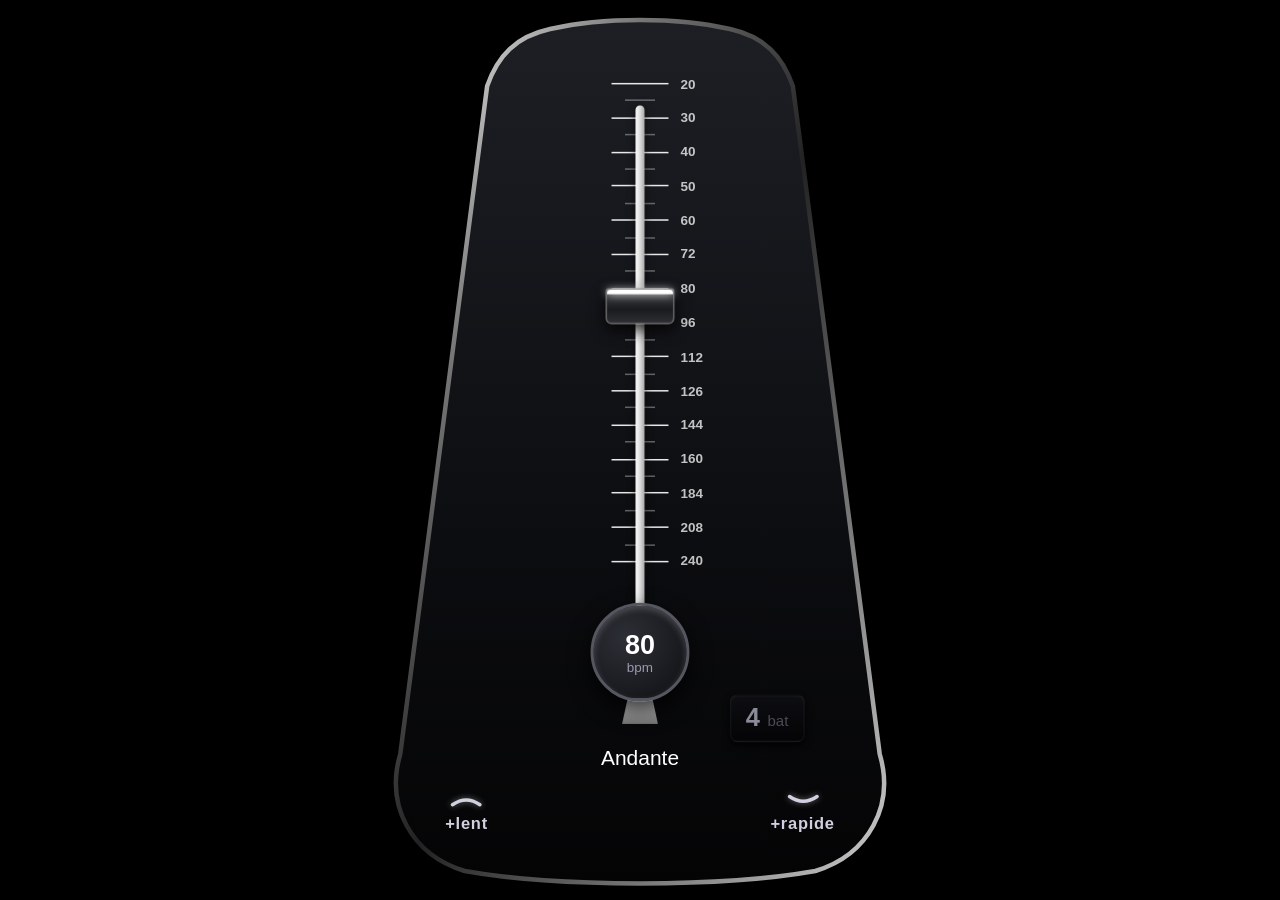
<file: index.html>
<!DOCTYPE html>
<html lang="fr">
<head>
<meta charset="UTF-8">
<meta name="viewport" content="width=device-width, initial-scale=1.0, maximum-scale=1.0, user-scalable=no">
<title>Tempus fugit</title>
<meta name="theme-color" content="#000000">
<meta name="mobile-web-app-capable" content="yes">
<meta name="apple-mobile-web-app-capable" content="yes">
<meta name="apple-mobile-web-app-status-bar-style" content="black">
<meta name="apple-mobile-web-app-title" content="Tempus fugit">
<link rel="manifest" href="app/manifest.webmanifest">
<link rel="icon" type="image/png" sizes="192x192" href="app/icon-192.png">
<link rel="apple-touch-icon" href="app/apple-touch-icon.png">
<link rel="stylesheet" href="app/style.css">
</head>
<body>

<div class="metronome-wrapper" id="metronomeWrapper">
  <svg class="body-svg" viewBox="0 0 350 590">
    <defs>
      <linearGradient id="bodyGrad" x1="0%" y1="0%" x2="0%" y2="100%">
        <stop offset="0%" stop-color="#1e1f25"/>
        <stop offset="60%" stop-color="#0c0d10"/>
        <stop offset="100%" stop-color="#040405"/>
      </linearGradient>
      <linearGradient id="silverBorder" x1="0%" y1="0%" x2="100%" y2="100%">
        <stop offset="0%" stop-color="#ffffff"/>
        <stop offset="25%" stop-color="#777777"/>
        <stop offset="50%" stop-color="#222222"/>
        <stop offset="100%" stop-color="#cccccc"/>
      </linearGradient>
    </defs>
    <path d="M 115,14 C 150,6 200,6 235,14 C 258,19 270,32 277,52 L 335,498 C 345,532 328,565 292,576 C 230,587 120,587 58,576 C 22,565 5,532 15,498 L 73,52 C 80,32 92,19 115,14 Z" 
          fill="url(#bodyGrad)" stroke="url(#silverBorder)" stroke-width="3" stroke-linejoin="round"/>
  </svg>

  <div class="metronome-content">
    <div class="scale-ladder" id="scaleLadder"></div>

    <div class="pendulum-pivot" id="pendulum">
      <div class="rod" id="rodEl"></div>
      <div class="rod-base" id="rodBaseEl"></div>
      <div class="weight" id="weight">
        <div class="weight-top-bar"></div>
      </div>
    </div>

    <div class="bottom-panel">
      <div class="hub-circle" id="hubBtn">
        <span class="bpm-val" id="bpmDisplay">80</span>
        <span class="bpm-unit">bpm</span>
      </div>

      <div class="display-row">
        <div class="param-box clickable" id="batBtn">
          <span class="param-num" id="batDisplay">4</span>
          <span class="param-lbl">bat</span>
        </div>
      </div>

      <div class="tempo-name" id="tempoText">Andante</div>

      <div class="btn-row">
        <button class="touch-btn" id="slowerBtn">
          <svg class="arrow-icon" viewBox="0 0 24 10">
            <path d="M 2,8 Q 12,1 22,8" />
          </svg>
          <span class="lbl">+lent</span>
        </button>
        <button class="touch-btn" id="fasterBtn">
          <svg class="arrow-icon" viewBox="0 0 24 10">
            <path d="M 2,2 Q 12,9 22,2" />
          </svg>
          <span class="lbl">+rapide</span>
        </button>
      </div>

      <div class="popover-menu" id="beatMenu"></div>
    </div>
  </div>
</div>

<script>
  const wrapperEl = document.getElementById('metronomeWrapper');

  function resizeMetronome() {
    const baseWidth = 460;
    const baseHeight = 590;
    const margin = 16;
    
    const availableWidth = window.innerWidth - margin;
    const availableHeight = window.innerHeight - margin;

    const scaleX = availableWidth / baseWidth;
    const scaleY = availableHeight / baseHeight;
    const scale = Math.min(scaleX, scaleY);

    wrapperEl.style.transform = `scale(${scale})`;
  }

  window.addEventListener('resize', resizeMetronome);
  window.addEventListener('orientationchange', resizeMetronome);

  const MIN_BPM = 20;
  const MAX_BPM = 240;

  const MIN_Y = -380;
  const MAX_Y = -60;

  let bpm = 80;
  let targetBpm = 80;
  let activeBpm = 80;
  let visualBpm = 80;
  let beatsPerMeasure = 4;
  let accentedBeats = new Set();
  let currentBeat = 0;
  let isRunning = false;
  let isStopping = false;
  let stopStartTime = 0;
  let stopPhase = 0;
  let stopOmega = 0;
  let stopMaxAngle = 0;
  let stopGamma = 0;
  let stopDuration = 0;

  let audioCtx = null;
  let nextNoteTime = 0.0;
  let timerID = null;
  let animFrameReq = null;
  let holdAnimFrame = null;
  let audioStartTime = 0;
  let pendulumPhase = 0;
  let lastFrameAudioTime = 0;

  let isTransitioningBpm = false;
  let bpmTransitionAnim = null;

  const pendulum = document.getElementById('pendulum');
  const weight = document.getElementById('weight');
  const rodEl = document.getElementById('rodEl');
  const rodBaseEl = document.getElementById('rodBaseEl');
  const bpmDisplay = document.getElementById('bpmDisplay');
  const tempoText = document.getElementById('tempoText');
  const scaleLadder = document.getElementById('scaleLadder');
  const hubBtn = document.getElementById('hubBtn');
  const slowerBtn = document.getElementById('slowerBtn');
  const fasterBtn = document.getElementById('fasterBtn');

  const batBtn = document.getElementById('batBtn');
  const batDisplay = document.getElementById('batDisplay');
  const beatMenu = document.getElementById('beatMenu');

  const bpmStepsTopToBottom = [20, 30, 40, 50, 60, 72, 80, 96, 112, 126, 144, 160, 184, 208, 240];
  const steps = [20, 30, 40, 50, 60, 72, 80, 96, 112, 126, 144, 160, 184, 208, 240];

  function buildScale() {
    scaleLadder.innerHTML = '';
    const totalSteps = 28;
    for (let i = 0; i <= totalSteps; i++) {
      const stepEl = document.createElement('div');
      stepEl.className = 'scale-step';
      const isMajor = i % 2 === 0;
      const tick = document.createElement('div');
      tick.className = `tick-line ${isMajor ? 'major' : ''}`;
      stepEl.appendChild(tick);

      if (isMajor) {
        const idx = i / 2;
        if (idx < bpmStepsTopToBottom.length) {
          const num = document.createElement('div');
          num.className = 'scale-number';
          num.textContent = bpmStepsTopToBottom[idx];
          stepEl.appendChild(num);
        }
      }
      scaleLadder.appendChild(stepEl);
    }
  }
  buildScale();

  function buildBeatMenu() {
    beatMenu.innerHTML = '';

    const valueDisplay = document.createElement('div');
    valueDisplay.className = 'beat-value';
    valueDisplay.textContent = beatsPerMeasure;
    beatMenu.appendChild(valueDisplay);

    const labelsRow = document.createElement('div');
    labelsRow.className = 'beat-slider-labels';
    for (let i = 1; i <= 12; i++) {
      const lbl = document.createElement('span');
      lbl.textContent = i;
      labelsRow.appendChild(lbl);
    }
    beatMenu.appendChild(labelsRow);

    const slider = document.createElement('input');
    slider.type = 'range';
    slider.min = '1';
    slider.max = '12';
    slider.step = '1';
    slider.value = beatsPerMeasure;
    slider.className = 'beat-slider';
    slider.addEventListener('click', (e) => e.stopPropagation());
    slider.addEventListener('input', (e) => {
      e.stopPropagation();
      beatsPerMeasure = parseInt(slider.value, 10);
      batDisplay.textContent = beatsPerMeasure;
      valueDisplay.textContent = beatsPerMeasure;
      currentBeat = 0;
      for (const b of Array.from(accentedBeats)) {
        if (b >= beatsPerMeasure) accentedBeats.delete(b);
      }
      buildNotesRow();
    });
    beatMenu.appendChild(slider);

    const notesRow = document.createElement('div');
    notesRow.className = 'beat-notes-row';
    notesRow.id = 'beatNotesRow';
    beatMenu.appendChild(notesRow);

    buildNotesRow();
  }

  function buildNotesRow() {
    const notesRow = document.getElementById('beatNotesRow');
    if (!notesRow) return;
    notesRow.innerHTML = '';
    for (let i = 0; i < beatsPerMeasure; i++) {
      const isAccented = accentedBeats.has(i);
      const noteBtn = document.createElement('div');
      noteBtn.className = `note-icon ${isAccented ? 'accented' : ''}`;
      noteBtn.innerHTML = `
        <svg viewBox="0 0 20 40" class="note-svg">
          <line x1="14" y1="2" x2="14" y2="26" class="note-stem" />
          <ellipse cx="8" cy="30" rx="7" ry="5" class="note-head" transform="rotate(-15 8 30)"/>
        </svg>`;
      noteBtn.addEventListener('click', (e) => {
        e.stopPropagation();
        if (accentedBeats.has(i)) {
          accentedBeats.delete(i);
        } else {
          accentedBeats.add(i);
        }
        buildNotesRow();
      });
      notesRow.appendChild(noteBtn);
    }
  }
  buildBeatMenu();

  batBtn.addEventListener('click', (e) => {
    e.stopPropagation();
    beatMenu.classList.toggle('open');
  });

  window.addEventListener('click', () => {
    beatMenu.classList.remove('open');
  });

  window.addEventListener('keydown', (e) => {
    if (e.key === 'Escape') {
      beatMenu.classList.remove('open');
    }
  });

  const tempoCategories = [
    { name: 'Larghissimo', max: 30, targetBpm: 20 },
    { name: 'Grave', max: 45, targetBpm: 35 },
    { name: 'Largo', max: 60, targetBpm: 50 },
    { name: 'Larghetto', max: 66, targetBpm: 63 },
    { name: 'Adagio', max: 76, targetBpm: 70 },
    { name: 'Andante', max: 108, targetBpm: 90 },
    { name: 'Moderato', max: 120, targetBpm: 114 },
    { name: 'Allegro', max: 156, targetBpm: 135 },
    { name: 'Vivace', max: 176, targetBpm: 166 },
    { name: 'Presto', max: 200, targetBpm: 188 },
    { name: 'Prestissimo', max: 241, targetBpm: 220 }
  ];

  function getTempoName(val) {
    if (val < 30) return 'Larghissimo';
    if (val < 45) return 'Grave';
    if (val < 60) return 'Largo';
    if (val < 66) return 'Larghetto';
    if (val < 76) return 'Adagio';
    if (val < 108) return 'Andante';
    if (val < 120) return 'Moderato';
    if (val < 156) return 'Allegro';
    if (val < 176) return 'Vivace';
    if (val < 200) return 'Presto';
    return 'Prestissimo';
  }

  function handleTempoTierChange(direction = 'next') {
    if (isStopping) return;
    
    let currentCatIdx = 0;
    for (let i = 0; i < tempoCategories.length; i++) {
      if (targetBpm < tempoCategories[i].max) {
        currentCatIdx = i;
        break;
      }
    }
    
    let nextCatIdx = currentCatIdx;

    if (direction === 'prev') {
      if (currentCatIdx > 0) {
        nextCatIdx = currentCatIdx - 1;
      }
    } else {
      if (currentCatIdx < tempoCategories.length - 1) {
        nextCatIdx = currentCatIdx + 1;
      }
    }

    if (nextCatIdx === currentCatIdx) {
      stopTierHold();
      return;
    }

    const newTarget = tempoCategories[nextCatIdx].targetBpm;
    smoothTransitionToBpm(newTarget, false);
  }

  function handleTempoTextClick(e) {
    if (isStopping) return;
    e.stopPropagation();
    handleTempoTierChange(e.shiftKey ? 'prev' : 'next');
  }

  tempoText.addEventListener('click', handleTempoTextClick);

  function smoothTransitionToBpm(targetVal, isFastReset) {
    if (isStopping) return;
    if (isTransitioningBpm && bpmTransitionAnim) {
      cancelAnimationFrame(bpmTransitionAnim);
    }

    isTransitioningBpm = true;
    const startBpm = targetBpm;
    const startTimeAnim = performance.now();
    const duration = isFastReset ? 150 : 350;

    function animateBpmStep(now) {
      if (isStopping) {
        isTransitioningBpm = false;
        return;
      }
      const elapsed = now - startTimeAnim;
      const progress = Math.min(1, elapsed / duration);
      const easeProgress = 1 - Math.pow(1 - progress, 3);
      
      const currentVal = startBpm + (targetVal - startBpm) * easeProgress;
      setTargetBpmDirect(currentVal);

      if (progress < 1) {
        bpmTransitionAnim = requestAnimationFrame(animateBpmStep);
      } else {
        setTargetBpmDirect(targetVal);
        isTransitioningBpm = false;
      }
    }

    bpmTransitionAnim = requestAnimationFrame(animateBpmStep);
  }

  function bpmToY(val) {
    const clamped = Math.max(MIN_BPM, Math.min(MAX_BPM, val));
    for (let i = 0; i < steps.length - 1; i++) {
      if (clamped >= steps[i] && clamped <= steps[i + 1]) {
        const ratio = (clamped - steps[i]) / (steps[i + 1] - steps[i]);
        const y1 = MIN_Y + (i * (MAX_Y - MIN_Y) / (steps.length - 1));
        const y2 = MIN_Y + ((i + 1) * (MAX_Y - MIN_Y) / (steps.length - 1));
        return y1 + ratio * (y2 - y1);
      }
    }
    return MIN_Y;
  }

  function yToBpm(y) {
    const clampedY = Math.max(MIN_Y, Math.min(MAX_Y, y));
    const indexFrac = ((clampedY - MIN_Y) / (MAX_Y - MIN_Y)) * (steps.length - 1);
    const i = Math.min(Math.floor(indexFrac), steps.length - 2);
    const ratio = indexFrac - i;
    return steps[i] + ratio * (steps[i + 1] - steps[i]);
  }

  function updateUI(displayVal) {
    const rounded = Math.round(displayVal);
    bpmDisplay.textContent = rounded;
    tempoText.textContent = getTempoName(rounded);
    weight.style.top = `${bpmToY(displayVal)}px`;
  }

  function setTargetBpmDirect(newBpm) {
    if (isStopping) return;
    targetBpm = Math.max(MIN_BPM, Math.min(MAX_BPM, newBpm));
    bpm = Math.round(targetBpm);
    activeBpm = targetBpm;
    visualBpm = targetBpm;
    updateUI(visualBpm);
  }

  function updateTargetAndUI(newBpm) {
    targetBpm = Math.max(MIN_BPM, Math.min(MAX_BPM, newBpm));
    bpm = Math.round(targetBpm);
    activeBpm = targetBpm;
    visualBpm = targetBpm;
    updateUI(visualBpm);
  }

  let isDraggingWeight = false;

  function handleWeightStart(e) {
    if (isRunning || isStopping) return;
    if (isTransitioningBpm) {
      isTransitioningBpm = false;
      if (bpmTransitionAnim) cancelAnimationFrame(bpmTransitionAnim);
    }
    isDraggingWeight = true;
    e.stopPropagation();
  }

  function handleWeightMove(e) {
    if (!isDraggingWeight || isRunning || isStopping) return;
    const clientY = e.touches ? e.touches[0].clientY : e.clientY;
    const pivotRect = pendulum.getBoundingClientRect();
    
    const wrapperRect = wrapperEl.getBoundingClientRect();
    const currentScale = wrapperRect.height / 590;
    
    const relativeY = (clientY - pivotRect.top) / currentScale;
    const newBpm = yToBpm(relativeY);
    targetBpm = Math.max(MIN_BPM, Math.min(MAX_BPM, newBpm));
    bpm = Math.round(targetBpm);
    activeBpm = targetBpm;
    visualBpm = targetBpm;
    updateUI(visualBpm);
  }

  function handleWeightEnd() {
    isDraggingWeight = false;
  }

  weight.addEventListener('mousedown', handleWeightStart);
  window.addEventListener('mousemove', handleWeightMove);
  window.addEventListener('mouseup', handleWeightEnd);

  weight.addEventListener('touchstart', handleWeightStart, { passive: true });
  window.addEventListener('touchmove', handleWeightMove, { passive: true });
  window.addEventListener('touchend', handleWeightEnd);

  const toggleClick = (e) => {
    e.stopPropagation();
    toggleMetronome();
  };
  rodEl.addEventListener('click', toggleClick);
  rodBaseEl.addEventListener('click', toggleClick);

  let holdTimer = null;
  let isHoldingActive = false;

  function startHold(delta) {
    if (isStopping) return;
    if (isTransitioningBpm) {
      isTransitioningBpm = false;
      if (bpmTransitionAnim) cancelAnimationFrame(bpmTransitionAnim);
    }

    updateTargetAndUI(targetBpm + delta);
    if (targetBpm <= MIN_BPM || targetBpm >= MAX_BPM) return;
    
    isHoldingActive = true;

    if (holdTimer) clearTimeout(holdTimer);
    if (holdAnimFrame) cancelAnimationFrame(holdAnimFrame);

    holdTimer = setTimeout(() => {
      if (!isHoldingActive) return;
      const holdStartTimeLoop = performance.now();

      function accelerateLoop(timestamp) {
        if (!isHoldingActive) return;
        const elapsed = (timestamp - holdStartTimeLoop) / 1000;
        const speed = Math.min(220, 6 * Math.exp(2.8 * elapsed));
        const dt = 0.016;

        let nextVal = targetBpm + delta * speed * dt;
        updateTargetAndUI(nextVal);

        if (targetBpm <= MIN_BPM || targetBpm >= MAX_BPM) {
          stopHold();
          return;
        }

        holdAnimFrame = requestAnimationFrame(accelerateLoop);
      }
      holdAnimFrame = requestAnimationFrame(accelerateLoop);
    }, 250);
  }

  function stopHold() {
    isHoldingActive = false;
    if (holdTimer) {
      clearTimeout(holdTimer);
      holdTimer = null;
    }
    if (holdAnimFrame) {
      cancelAnimationFrame(holdAnimFrame);
      holdAnimFrame = null;
    }
  }

  let tierHoldTimer = null;
  let tierAnimFrame = null;
  let isTierHoldingActive = false;

  function startTierHold(direction) {
    if (isStopping) return;
    if (isTransitioningBpm) {
      isTransitioningBpm = false;
      if (bpmTransitionAnim) cancelAnimationFrame(bpmTransitionAnim);
    }

    let currentCatIdx = 0;
    for (let i = 0; i < tempoCategories.length; i++) {
      if (targetBpm < tempoCategories[i].max) {
        currentCatIdx = i;
        break;
      }
    }
    if ((direction === 'prev' && currentCatIdx === 0) || (direction === 'next' && currentCatIdx === tempoCategories.length - 1)) {
      return;
    }

    handleTempoTierChange(direction);
    isTierHoldingActive = true;

    if (tierHoldTimer) clearTimeout(tierHoldTimer);
    if (tierAnimFrame) cancelAnimationFrame(tierAnimFrame);

    tierHoldTimer = setTimeout(() => {
      if (!isTierHoldingActive) return;
      const startTime = performance.now();
      let lastStepTime = startTime;

      function tierLoop(timestamp) {
        if (!isTierHoldingActive) return;
        const elapsedTotal = (timestamp - startTime) / 1000;
        const currentInterval = Math.max(20, 140 * Math.exp(-3.2 * elapsedTotal));

        if (timestamp - lastStepTime >= currentInterval) {
          handleTempoTierChange(direction);
          lastStepTime = timestamp;
        }

        tierAnimFrame = requestAnimationFrame(tierLoop);
      }
      tierAnimFrame = requestAnimationFrame(tierLoop);
    }, 100);
  }

  function stopTierHold() {
    isTierHoldingActive = false;
    if (tierHoldTimer) {
      clearTimeout(tierHoldTimer);
      tierHoldTimer = null;
    }
    if (tierAnimFrame) {
      cancelAnimationFrame(tierAnimFrame);
      tierAnimFrame = null;
    }
  }

  function bindHoldButton(btn, delta) {
    const start = (e) => {
      e.preventDefault();
      startHold(delta);
    };
    const stop = () => {
      stopHold();
    };

    btn.addEventListener('mousedown', start);
    btn.addEventListener('mouseup', stop);
    btn.addEventListener('mouseleave', stop);

    btn.addEventListener('touchstart', start, { passive: false });
    btn.addEventListener('touchend', stop);
    btn.addEventListener('touchcancel', stop);
  }

  bindHoldButton(slowerBtn, -1);
  bindHoldButton(fasterBtn, 1);

  window.addEventListener('keydown', (e) => {
    if (e.code === 'Space' || e.key === ' ') {
      if (document.activeElement.tagName === 'INPUT') return;
      e.preventDefault();
      if (!e.repeat) toggleMetronome();
    } else if (e.code === 'ArrowUp' || e.key === 'ArrowUp') {
      if (isStopping) return;
      if (document.activeElement.tagName === 'INPUT') return;
      e.preventDefault();
      if (e.repeat) return;
      startHold(-1);
    } else if (e.code === 'ArrowDown' || e.key === 'ArrowDown') {
      if (isStopping) return;
      if (document.activeElement.tagName === 'INPUT') return;
      e.preventDefault();
      if (e.repeat) return;
      startHold(1);
    } else if (e.code === 'ArrowRight' || e.key === 'ArrowRight') {
      if (isStopping) return;
      if (document.activeElement.tagName === 'INPUT') return;
      e.preventDefault();
      if (e.repeat) return;
      startTierHold('next');
    } else if (e.code === 'ArrowLeft' || e.key === 'ArrowLeft') {
      if (isStopping) return;
      if (document.activeElement.tagName === 'INPUT') return;
      e.preventDefault();
      if (e.repeat) return;
      startTierHold('prev');
    }
  });

  window.addEventListener('keyup', (e) => {
    if (e.code === 'ArrowUp' || e.key === 'ArrowUp' || e.code === 'ArrowDown' || e.key === 'ArrowDown') {
      stopHold();
    } else if (e.code === 'ArrowRight' || e.key === 'ArrowRight' || e.code === 'ArrowLeft' || e.key === 'ArrowLeft') {
      stopTierHold();
    }
  });

  function playSound(time, isAccent) {
    const osc = audioCtx.createOscillator();
    const gain = audioCtx.createGain();

    if (isAccent) {
      // Son de type "wood block" aigu et fort : pas de descente de pitch
      // (contrairement à un clic), timbre fixe et percussif, décroissance très rapide.
      osc.type = 'triangle';
      osc.frequency.setValueAtTime(2600, time);
      osc.frequency.exponentialRampToValueAtTime(2200, time + 0.01);

      gain.gain.setValueAtTime(9.0, time);
      gain.gain.exponentialRampToValueAtTime(0.001, time + 0.014);

      // Couche additionnelle plus grave pour donner le "corps" du bloc de bois
      const subOsc = audioCtx.createOscillator();
      const subGain = audioCtx.createGain();

      subOsc.type = 'square';
      subOsc.frequency.setValueAtTime(1100, time);

      subGain.gain.setValueAtTime(5.0, time);
      subGain.gain.exponentialRampToValueAtTime(0.001, time + 0.01);

      subOsc.connect(subGain);
      subGain.connect(audioCtx.destination);

      subOsc.start(time);
      subOsc.stop(time + 0.01);
    } else {
      osc.type = 'square';
      osc.frequency.setValueAtTime(2400, time);
      osc.frequency.exponentialRampToValueAtTime(140, time + 0.018);

      gain.gain.setValueAtTime(6.4, time);
      gain.gain.exponentialRampToValueAtTime(0.001, time + 0.018);
    }

    osc.connect(gain);
    gain.connect(audioCtx.destination);

    osc.start(time);
    osc.stop(time + 0.018);
  }

  // Horloge dans un Web Worker : les timers d'un onglet en arrière-plan sont
  // fortement bridés (1 s, voire 1 min) dans le thread principal, pas dans un worker.
  let tickWorker = null;
  function getTickWorker() {
    if (!tickWorker) {
      const src = "let id=null;onmessage=e=>{if(e.data==='start'){if(id===null)id=setInterval(()=>postMessage('tick'),25);}else if(e.data==='stop'){clearInterval(id);id=null;}};";
      tickWorker = new Worker(URL.createObjectURL(new Blob([src], { type: 'text/javascript' })));
      tickWorker.onmessage = () => scheduler();
    }
    return tickWorker;
  }

  function scheduler() {
    if (!isRunning) return;
    // Si le thread a été gelé, on se recale au lieu de rejouer un paquet de clics en retard
    if (nextNoteTime < audioCtx.currentTime - 0.05) {
      nextNoteTime = audioCtx.currentTime + 0.05;
    }
    while (nextNoteTime < audioCtx.currentTime + 0.25) {
      const isAccent = accentedBeats.has(currentBeat);
      playSound(nextNoteTime, isAccent);
      currentBeat = (currentBeat + 1) % beatsPerMeasure;
      nextNoteTime += 60.0 / bpm;
    }
  }

  function animate() {
    if (isRunning) {
      const now = audioCtx.currentTime;
      const dt = now - lastFrameAudioTime;
      lastFrameAudioTime = now;

      const omega = Math.PI * (bpm / 60);
      pendulumPhase += omega * dt;

      const maxAngle = 10 + (240 - bpm) * (14 / 220);
      const currentAngle = Math.sin(pendulumPhase) * maxAngle;

      pendulum.style.transform = `rotate(${currentAngle}deg)`;

      animFrameReq = requestAnimationFrame(animate);
    } else if (isStopping) {
      const tau = (performance.now() - stopStartTime) / 1000;
      const progress = Math.min(1, tau / stopDuration);

      const envelope = Math.exp(-stopGamma * tau * tau);
      const currentAngle = stopMaxAngle * envelope * Math.sin(stopPhase + stopOmega * tau);

      pendulum.style.transform = `rotate(${currentAngle}deg)`;

      if (progress < 1) {
        animFrameReq = requestAnimationFrame(animate);
      } else {
        isStopping = false;
        pendulum.style.transform = `rotate(0deg)`;
        weight.classList.remove('disabled');
        slowerBtn.disabled = false;
        fasterBtn.disabled = false;
      }
    } else {
      pendulum.style.transform = `rotate(0deg)`;
    }
  }

  function toggleMetronome() {
    if ('audioSession' in navigator) {
      try {
        navigator.audioSession.type = 'playback';
      } catch (e) {
        console.error("Échec de la configuration AudioSession:", e);
      }
    }

    if (!audioCtx) {
      audioCtx = new (window.AudioContext || window.webkitAudioContext)();
      // macOS/Safari/Chrome peuvent suspendre le contexte audio : on le relance
      audioCtx.onstatechange = () => {
        if (isRunning && audioCtx.state !== 'running') audioCtx.resume().catch(() => {});
      };
    }

    if (isRunning || isStopping) {
      if (isRunning) {
        getTickWorker().postMessage('stop');
        stopHold();
        stopTierHold();
        if (isTransitioningBpm) {
          isTransitioningBpm = false;
          if (bpmTransitionAnim) cancelAnimationFrame(bpmTransitionAnim);
        }
        const maxAngle = 10 + (240 - bpm) * (14 / 220);
        const omega = Math.PI * (bpm / 60);

        stopPhase = pendulumPhase;
        stopOmega = omega;
        stopMaxAngle = maxAngle;
        stopStartTime = performance.now();

        stopDuration = Math.min(0.4, (60.0 / bpm) * 0.5);
        stopGamma = 4.60517 / (stopDuration * stopDuration);

        isRunning = false;
        isStopping = true;
        slowerBtn.disabled = false;
        fasterBtn.disabled = false;
      } else {
        isStopping = false;
        if (animFrameReq) cancelAnimationFrame(animFrameReq);
        pendulum.style.transform = `rotate(0deg)`;
        weight.classList.remove('disabled');
        slowerBtn.disabled = false;
        fasterBtn.disabled = false;
      }
      hubBtn.style.borderColor = '#555660';
    } else {
      if (audioCtx.state === 'suspended') {
        audioCtx.resume();
      }
      isStopping = false;
      isRunning = true;
      weight.classList.add('disabled');
      currentBeat = 0;
      activeBpm = targetBpm;
      bpm = Math.round(targetBpm);
      
      audioStartTime = audioCtx.currentTime;
      nextNoteTime = audioStartTime + (30 / bpm);
      pendulumPhase = 0;
      lastFrameAudioTime = audioStartTime;
      
      scheduler();
      getTickWorker().postMessage('start');
      animFrameReq = requestAnimationFrame(animate);
      hubBtn.style.borderColor = '#ffffff';
    }
    syncMediaSession();
  }

  // --- Touches médias (⏯ / F8 sur un clavier de MacBook) ---------------------
  // Le navigateur n'associe les touches médias à une page que si elle joue un
  // vrai élément <audio> (Web Audio seul ne suffit pas). On fait donc tourner en
  // boucle un son de garde pendant que le métronome joue, et on branche les
  // actions de l'API Media Session sur toggleMetronome().
  // Firefox ignore les médias « inaudibles » ou de moins de 3 s : le son de garde
  // dure donc 5 s et contient un souffle à -66 dBFS, au-dessus de son seuil
  // d'audibilité (-72 dBFS) mais imperceptible à l'oreille.
  // À noter : il faut avoir interagi une fois avec la page (clic, Espace) après
  // son chargement ; ensuite ⏯ lance et arrête le métronome même hors de l'onglet.
  let keepAliveAudio = null;

  function makeKeepAliveWavUrl() {
    const rate = 8000, secs = 5, n = rate * secs; // 16 bits mono
    const buf = new ArrayBuffer(44 + n * 2);
    const v = new DataView(buf);
    const str = (o, s) => { for (let i = 0; i < s.length; i++) v.setUint8(o + i, s.charCodeAt(i)); };
    str(0, 'RIFF'); v.setUint32(4, 36 + n * 2, true); str(8, 'WAVE'); str(12, 'fmt ');
    v.setUint32(16, 16, true); v.setUint16(20, 1, true); v.setUint16(22, 1, true);
    v.setUint32(24, rate, true); v.setUint32(28, rate * 2, true);
    v.setUint16(32, 2, true); v.setUint16(34, 16, true);
    str(36, 'data'); v.setUint32(40, n * 2, true);
    // sinus 100 Hz, amplitude 16/32768 (≈ -66 dBFS) ; 500 périodes exactes → boucle sans clic
    for (let i = 0; i < n; i++) {
      v.setInt16(44 + i * 2, Math.round(16 * Math.sin(2 * Math.PI * 100 * i / rate)), true);
    }
    return URL.createObjectURL(new Blob([buf], { type: 'audio/wav' }));
  }

  function syncMediaSession() {
    if (!('mediaSession' in navigator)) return;
    if (!keepAliveAudio) {
      keepAliveAudio = new Audio(makeKeepAliveWavUrl());
      keepAliveAudio.loop = true;
    }
    if (isRunning) {
      keepAliveAudio.play().catch(() => {});
      navigator.mediaSession.playbackState = 'playing';
    } else {
      keepAliveAudio.pause();
      navigator.mediaSession.playbackState = 'paused';
    }
  }

  function setupMediaSession() {
    if (!('mediaSession' in navigator)) return;
    try {
      navigator.mediaSession.metadata = new MediaMetadata({
        title: 'Tempus fugit',
        artist: 'Métronome',
        artwork: [{ src: 'app/icon-512.png', sizes: '512x512', type: 'image/png' }]
      });
    } catch (e) {}
    const handlers = {
      play: () => {
        if (isStopping) toggleMetronome();   // termine l'arrêt en cours
        if (!isRunning) toggleMetronome();
      },
      pause: () => { if (isRunning) toggleMetronome(); },
      stop:  () => { if (isRunning) toggleMetronome(); }
    };
    for (const [action, fn] of Object.entries(handlers)) {
      try { navigator.mediaSession.setActionHandler(action, fn); } catch (e) {}
    }
  }
  setupMediaSession();

  hubBtn.addEventListener('click', toggleMetronome);

  document.addEventListener('visibilitychange', () => {
    if (isRunning && audioCtx && audioCtx.state !== 'running') audioCtx.resume().catch(() => {});
  });

  resizeMetronome();
  updateUI(targetBpm);

  // Fonctionnement hors ligne : le service worker (sw.js, à la racine) met
  // l'appli en cache. Il exige https ou localhost (pas file://).
  if ('serviceWorker' in navigator &&
      (location.protocol === 'https:' || location.hostname === 'localhost' || location.hostname === '127.0.0.1')) {
    window.addEventListener('load', () => {
      navigator.serviceWorker.register('sw.js').catch(() => {});
    });
  }
</script>
</body>
</html>
</file>
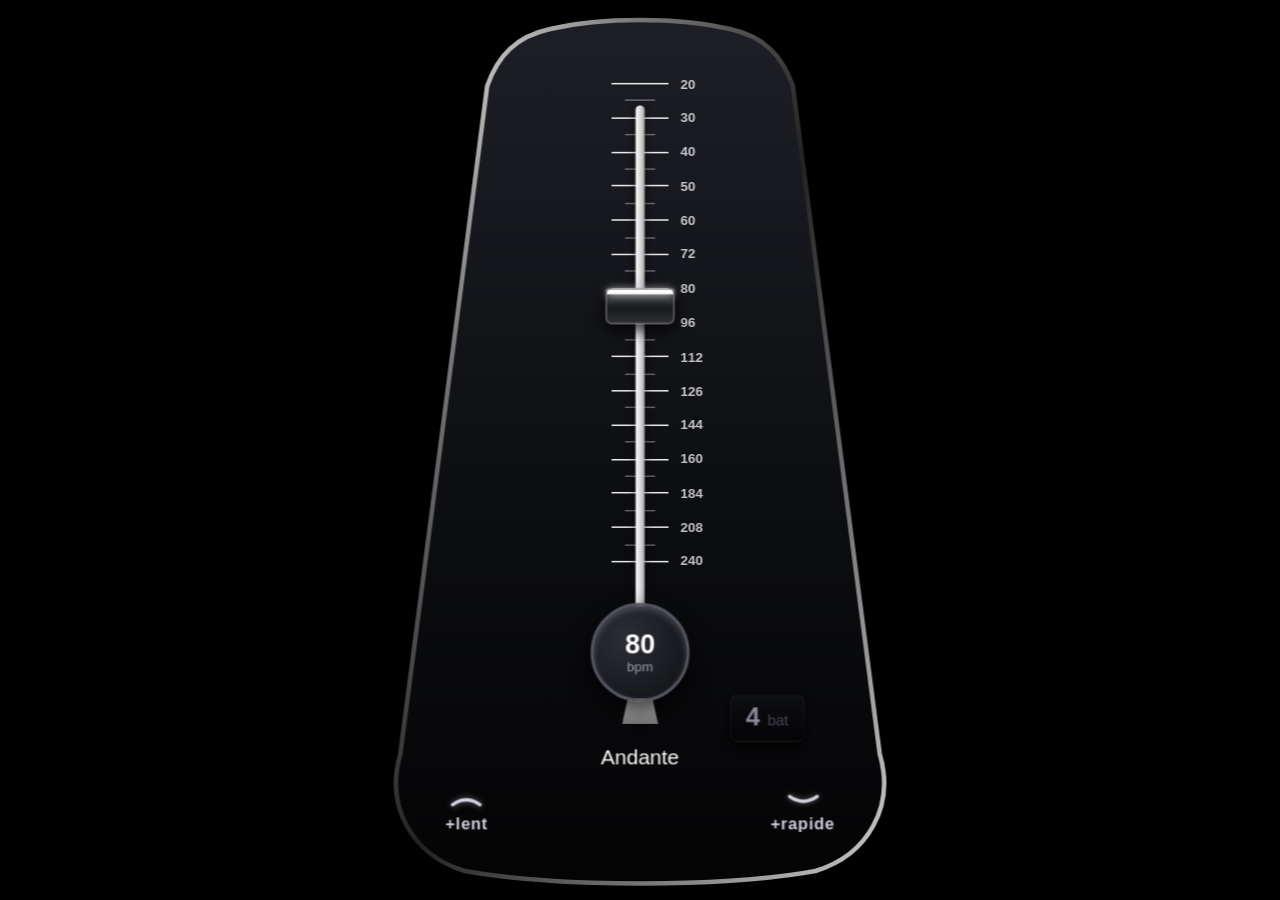
<file: Metronome.html>
<!DOCTYPE html>
<html lang="fr">
<head>
<meta charset="UTF-8">
<meta name="viewport" content="width=device-width, initial-scale=1.0, maximum-scale=1.0, user-scalable=no">
<title>Tempus fugit</title>
<style>
  :root {
    --bg-dark: #000000;
    --text-white: #ffffff;
    --text-dim: #9a9ab0;
    --accent-glow: rgba(255, 255, 255, 0.15);
  }

  * {
    box-sizing: border-box;
    user-select: none;
    -webkit-user-select: none;
  }

  html, body {
    margin: 0;
    padding: 0;
    width: 100%;
    height: 100%;
    background-color: var(--bg-dark);
    display: flex;
    justify-content: center;
    align-items: center;
    font-family: "Eurostile Extended", "Eurostile", "Microgramma", -apple-system, BlinkMacSystemFont, sans-serif;
    color: var(--text-white);
    overflow: hidden;
  }

  .metronome-wrapper {
    position: relative;
    width: 460px;
    height: 590px;
    filter: drop-shadow(0 25px 35px rgba(0, 0, 0, 0.9));
    transform-origin: center center;
    overflow: visible;
    flex-shrink: 0;
  }

  .body-svg {
    position: absolute;
    top: 0;
    left: 55px;
    width: 350px;
    height: 100%;
    z-index: 1;
  }

  .metronome-content {
    position: absolute;
    top: 0;
    left: 55px;
    width: 350px;
    height: 100%;
    z-index: 2;
    display: flex;
    flex-direction: column;
    align-items: center;
    overflow: visible;
  }

  .scale-ladder {
    position: absolute;
    top: 50px;
    width: 170px;
    height: 320px;
    display: flex;
    flex-direction: column;
    justify-content: space-between;
    align-items: center;
    pointer-events: none;
  }

  .scale-step {
    position: relative;
    width: 100%;
    display: flex;
    justify-content: center;
    align-items: center;
  }

  .tick-line {
    height: 1px;
    background: rgba(255, 255, 255, 0.35);
    width: 20px;
  }

  .tick-line.major {
    width: 38px;
    background: rgba(255, 255, 255, 0.9);
  }

  .scale-number {
    position: absolute;
    left: 112px;
    width: 26px;
    text-align: left;
    font-size: 9px;
    font-weight: 600;
    color: rgba(255, 255, 255, 0.75);
    font-variant-numeric: tabular-nums;
  }

  .pendulum-pivot {
    position: absolute;
    bottom: 160px;
    left: 50%;
    width: 0;
    height: 0;
    z-index: 5;
    transform-origin: center center;
    will-change: transform;
    backface-visibility: hidden;
  }

  .rod {
    position: absolute;
    bottom: -45px;
    left: -3px;
    width: 6px;
    height: 410px;
    background: linear-gradient(to right, #ffffff, #dcdcdc, #aaaaaa);
    border-radius: 3px;
    box-shadow: 0 0 6px rgba(0, 0, 0, 0.6);
    cursor: pointer;
  }

  .rod-base {
    position: absolute;
    bottom: -48px;
    left: -12px;
    width: 24px;
    height: 22px;
    background: linear-gradient(to bottom, #ffffff, #777777);
    clip-path: polygon(20% 0%, 80% 0%, 100% 100%, 0% 100%);
    cursor: pointer;
  }

  .weight {
    position: absolute;
    left: -23px;
    width: 46px;
    height: 24px;
    background: linear-gradient(180deg, #44454a 0%, #1a1b1e 60%, #2e2f34 100%);
    border: 1px solid #666;
    border-radius: 2px 2px 4px 4px;
    cursor: grab;
    box-shadow: 0 4px 10px rgba(0,0,0,0.8);
    display: flex;
    flex-direction: column;
    align-items: center;
    z-index: 6;
  }

  .weight.disabled {
    cursor: not-allowed;
    opacity: 1;
  }

  .weight-top-bar {
    width: 100%;
    height: 3px;
    background: #ffffff;
    box-shadow: 0 0 6px rgba(255,255,255,1);
    border-top-left-radius: 2px;
    border-top-right-radius: 2px;
  }

  .weight:not(.disabled):active {
    cursor: grabbing;
  }

  .bottom-panel {
    position: absolute;
    bottom: 0;
    width: 100%;
    height: 160px;
    background: transparent;
    border-top: none;
    display: flex;
    flex-direction: column;
    align-items: center;
    padding: 10px 20px 28px;
    z-index: 7;
  }

  .hub-circle {
    position: absolute;
    top: -33px;
    width: 66px;
    height: 66px;
    border-radius: 50%;
    background: radial-gradient(circle at 35% 35%, #2d2f36, #0e0f12);
    border: 2px solid #555660;
    box-shadow: 0 6px 15px rgba(0,0,0,0.8), inset 0 2px 4px rgba(255,255,255,0.2);
    display: flex;
    flex-direction: column;
    align-items: center;
    justify-content: center;
    cursor: pointer;
  }

  .bpm-val {
    font-size: 18px;
    font-weight: 800;
    color: #ffffff;
    line-height: 1;
  }

  .bpm-unit {
    font-size: 9px;
    color: var(--text-dim);
    margin-top: 1px;
  }

  .display-row {
    width: 100%;
    display: flex;
    justify-content: flex-end;
    align-items: center;
    margin-top: 18px;
    padding-right: 45px;
  }

  .param-box {
    display: flex;
    align-items: baseline;
    gap: 5px;
    padding: 5px 10px;
    border-radius: 5px;
    background: linear-gradient(180deg, #0d0e12 0%, #040406 100%);
    border: 1px solid rgba(255, 255, 255, 0.04);
    box-shadow: inset 0 1px 1px rgba(255, 255, 255, 0.03), 0 2px 4px rgba(0, 0, 0, 0.9);
  }

  .param-box.clickable {
    cursor: pointer;
    transition: all 0.15s ease;
  }

  .param-box.clickable:hover {
    background: linear-gradient(180deg, #161820 0%, #090a0d 100%);
    border-color: rgba(255, 255, 255, 0.12);
    box-shadow: inset 0 1px 2px rgba(255, 255, 255, 0.08), 0 3px 6px rgba(0, 0, 0, 0.9);
  }

  .param-box.clickable:active {
    background: linear-gradient(180deg, #030304 0%, #101116 100%);
    box-shadow: inset 0 2px 4px rgba(0, 0, 0, 0.95);
    transform: translateY(1px);
  }

  .param-num {
    font-size: 17px;
    font-weight: 700;
    color: #8a8a98;
  }

  .param-lbl {
    font-size: 10px;
    color: #4a4a58;
  }

  .tempo-name {
    font-size: 14px;
    font-weight: 500;
    color: #ffffff;
    margin-top: 2px;
    margin-bottom: 12px;
    cursor: pointer;
    transition: color 0.15s;
  }

  .tempo-name:hover {
    color: #d0d0e0;
  }

  .btn-row {
    width: 100%;
    display: flex;
    justify-content: space-between;
    padding: 0 10px;
    margin-bottom: 6px;
  }

  .touch-btn {
    background: none;
    border: none;
    color: #d0d0e0;
    display: flex;
    flex-direction: column;
    align-items: center;
    cursor: pointer;
    padding: 4px 15px;
    transition: color 0.15s, transform 0.1s;
    font-family: inherit;
  }

  .touch-btn:disabled {
    cursor: not-allowed;
    opacity: 0.4;
  }

  .touch-btn:not(:disabled):hover, .touch-btn:not(:disabled):active {
    color: #ffffff;
  }

  .touch-btn svg.arrow-icon {
    width: 22px;
    height: 10px;
    margin-bottom: 4px;
    stroke: currentColor;
    stroke-width: 2.5;
    stroke-linecap: round;
    fill: none;
    filter: drop-shadow(0 0 2px rgba(255,255,255,0.4));
  }

  .touch-btn .lbl {
    font-size: 11px;
    font-weight: 600;
    letter-spacing: 0.5px;
  }

  .popover-menu {
    position: absolute;
    left: 275px;
    bottom: 45px;
    background: linear-gradient(180deg, #252730 0%, #111216 100%);
    border: 1px solid #555660;
    border-radius: 8px;
    padding: 12px;
    display: none;
    box-shadow: 0 12px 30px rgba(0,0,0,0.95), inset 0 1px 2px rgba(255,255,255,0.15);
    z-index: 10;
    width: 195px;
    font-family: inherit;
  }

  #beatMenu.open {
    display: flex;
    flex-direction: column;
    gap: 10px;
  }

  .popover-title {
    font-size: 10px;
    font-weight: 700;
    color: #b0b0c2;
    text-transform: uppercase;
    letter-spacing: 1px;
  }

  .beat-grid {
    display: grid;
    grid-template-columns: repeat(4, 1fr);
    gap: 6px;
  }

  .beat-opt {
    padding: 6px 0;
    font-size: 12px;
    font-weight: 700;
    text-align: center;
    background: radial-gradient(circle at 35% 35%, #2a2c34, #18191f);
    border: 1px solid #444550;
    border-radius: 4px;
    color: #e0e0e0;
    cursor: pointer;
    transition: all 0.15s;
    font-family: inherit;
  }

  .beat-opt:hover {
    border-color: #888;
    color: #fff;
  }

  .beat-opt.active {
    background: linear-gradient(180deg, #ffffff 0%, #cccccc 100%);
    color: #000000;
    border-color: #ffffff;
    box-shadow: 0 0 8px rgba(255,255,255,0.4);
  }

  .toggle-row {
    display: flex;
    align-items: center;
    justify-content: space-between;
    padding-top: 8px;
    border-top: 1px solid rgba(255, 255, 255, 0.12);
    cursor: pointer;
  }

  .toggle-lbl {
    font-size: 10px;
    font-weight: 600;
    color: #c0c0d0;
    line-height: 1.2;
    max-width: 120px;
  }

  .toggle-switch {
    width: 36px;
    height: 20px;
    background: #1a1b20;
    border: 1px solid #444550;
    border-radius: 10px;
    position: relative;
    transition: background 0.2s, border-color 0.2s;
    flex-shrink: 0;
  }

  .toggle-switch.on {
    background: #e0e0e0;
    border-color: #ffffff;
    box-shadow: 0 0 6px rgba(255, 255, 255, 0.3);
  }

  .toggle-knob {
    width: 14px;
    height: 14px;
    background: #666770;
    border-radius: 50%;
    position: absolute;
    top: 2px;
    left: 2px;
    transition: transform 0.2s, background 0.2s;
  }

  .toggle-switch.on .toggle-knob {
    transform: translateX(16px);
    background: #111216;
  }
</style>
</head>
<body>

<div class="metronome-wrapper" id="metronomeWrapper">
  <svg class="body-svg" viewBox="0 0 350 590">
    <defs>
      <linearGradient id="bodyGrad" x1="0%" y1="0%" x2="0%" y2="100%">
        <stop offset="0%" stop-color="#1e1f25"/>
        <stop offset="60%" stop-color="#0c0d10"/>
        <stop offset="100%" stop-color="#040405"/>
      </linearGradient>
      <linearGradient id="silverBorder" x1="0%" y1="0%" x2="100%" y2="100%">
        <stop offset="0%" stop-color="#ffffff"/>
        <stop offset="25%" stop-color="#777777"/>
        <stop offset="50%" stop-color="#222222"/>
        <stop offset="100%" stop-color="#cccccc"/>
      </linearGradient>
    </defs>
    <path d="M 115,14 C 150,6 200,6 235,14 C 258,19 270,32 277,52 L 335,498 C 345,532 328,565 292,576 C 230,587 120,587 58,576 C 22,565 5,532 15,498 L 73,52 C 80,32 92,19 115,14 Z" 
          fill="url(#bodyGrad)" stroke="url(#silverBorder)" stroke-width="3" stroke-linejoin="round"/>
  </svg>

  <div class="metronome-content">
    <div class="scale-ladder" id="scaleLadder"></div>

    <div class="pendulum-pivot" id="pendulum">
      <div class="rod" id="rodEl"></div>
      <div class="rod-base" id="rodBaseEl"></div>
      <div class="weight" id="weight">
        <div class="weight-top-bar"></div>
      </div>
    </div>

    <div class="bottom-panel">
      <div class="hub-circle" id="hubBtn">
        <span class="bpm-val" id="bpmDisplay">80</span>
        <span class="bpm-unit">bpm</span>
      </div>

      <div class="display-row">
        <div class="param-box clickable" id="batBtn">
          <span class="param-num" id="batDisplay">4</span>
          <span class="param-lbl">bat</span>
        </div>
      </div>

      <div class="tempo-name" id="tempoText">Andante</div>

      <div class="btn-row">
        <button class="touch-btn" id="slowerBtn">
          <svg class="arrow-icon" viewBox="0 0 24 10">
            <path d="M 2,8 Q 12,1 22,8" />
          </svg>
          <span class="lbl">+lent</span>
        </button>
        <button class="touch-btn" id="fasterBtn">
          <svg class="arrow-icon" viewBox="0 0 24 10">
            <path d="M 2,2 Q 12,9 22,2" />
          </svg>
          <span class="lbl">+rapide</span>
        </button>
      </div>

      <div class="popover-menu" id="beatMenu"></div>
    </div>
  </div>
</div>

<script>
  const wrapperEl = document.getElementById('metronomeWrapper');

  function resizeMetronome() {
    const baseWidth = 460;
    const baseHeight = 590;
    const margin = 16;
    
    const availableWidth = window.innerWidth - margin;
    const availableHeight = window.innerHeight - margin;

    const scaleX = availableWidth / baseWidth;
    const scaleY = availableHeight / baseHeight;
    const scale = Math.min(scaleX, scaleY);

    wrapperEl.style.transform = `scale(${scale})`;
  }

  window.addEventListener('resize', resizeMetronome);
  window.addEventListener('orientationchange', resizeMetronome);

  const MIN_BPM = 20;
  const MAX_BPM = 240;

  const MIN_Y = -380;
  const MAX_Y = -60;

  let bpm = 80;
  let targetBpm = 80;
  let activeBpm = 80;
  let visualBpm = 80;
  let beatsPerMeasure = 4;
  let accentEnabled = false;
  let currentBeat = 0;
  let isRunning = false;
  let isStopping = false;
  let stopStartTime = 0;
  let stopStartAngle = 0;
  let stopDuration = 0;

  let audioCtx = null;
  let nextNoteTime = 0.0;
  let timerID = null;
  let animFrameReq = null;
  let audioStartTime = 0;

  let isTransitioningBpm = false;
  let bpmTransitionAnim = null;

  const pendulum = document.getElementById('pendulum');
  const weight = document.getElementById('weight');
  const rodEl = document.getElementById('rodEl');
  const rodBaseEl = document.getElementById('rodBaseEl');
  const bpmDisplay = document.getElementById('bpmDisplay');
  const tempoText = document.getElementById('tempoText');
  const scaleLadder = document.getElementById('scaleLadder');
  const hubBtn = document.getElementById('hubBtn');
  const slowerBtn = document.getElementById('slowerBtn');
  const fasterBtn = document.getElementById('fasterBtn');

  const batBtn = document.getElementById('batBtn');
  const batDisplay = document.getElementById('batDisplay');
  const beatMenu = document.getElementById('beatMenu');

  const bpmStepsTopToBottom = [20, 30, 40, 50, 60, 72, 80, 96, 112, 126, 144, 160, 184, 208, 240];
  const steps = [20, 30, 40, 50, 60, 72, 80, 96, 112, 126, 144, 160, 184, 208, 240];

  function buildScale() {
    scaleLadder.innerHTML = '';
    const totalSteps = 28;
    for (let i = 0; i <= totalSteps; i++) {
      const stepEl = document.createElement('div');
      stepEl.className = 'scale-step';
      const isMajor = i % 2 === 0;
      const tick = document.createElement('div');
      tick.className = `tick-line ${isMajor ? 'major' : ''}`;
      stepEl.appendChild(tick);

      if (isMajor) {
        const idx = i / 2;
        if (idx < bpmStepsTopToBottom.length) {
          const num = document.createElement('div');
          num.className = 'scale-number';
          num.textContent = bpmStepsTopToBottom[idx];
          stepEl.appendChild(num);
        }
      }
      scaleLadder.appendChild(stepEl);
    }
  }
  buildScale();

  function buildBeatMenu() {
    beatMenu.innerHTML = '';

    const title = document.createElement('div');
    title.className = 'popover-title';
    title.textContent = 'Temps par mesure';
    beatMenu.appendChild(title);

    const grid = document.createElement('div');
    grid.className = 'beat-grid';

    for (let i = 1; i <= 12; i++) {
      const opt = document.createElement('div');
      opt.className = `beat-opt ${i === beatsPerMeasure ? 'active' : ''}`;
      opt.textContent = i;
      opt.addEventListener('click', (e) => {
        e.stopPropagation();
        beatsPerMeasure = i;
        batDisplay.textContent = i;
        currentBeat = 0;
        buildBeatMenu();
      });
      grid.appendChild(opt);
    }
    beatMenu.appendChild(grid);

    const toggleRow = document.createElement('div');
    toggleRow.className = 'toggle-row';
    
    const toggleLbl = document.createElement('span');
    toggleLbl.className = 'toggle-lbl';
    toggleLbl.textContent = 'Accentuer le premier temps';

    const switchEl = document.createElement('div');
    switchEl.className = `toggle-switch ${accentEnabled ? 'on' : ''}`;
    
    const knob = document.createElement('div');
    knob.className = 'toggle-knob';
    switchEl.appendChild(knob);

    toggleRow.appendChild(toggleLbl);
    toggleRow.appendChild(switchEl);

    toggleRow.addEventListener('click', (e) => {
      e.stopPropagation();
      accentEnabled = !accentEnabled;
      buildBeatMenu();
    });

    beatMenu.appendChild(toggleRow);
  }
  buildBeatMenu();

  batBtn.addEventListener('click', (e) => {
    e.stopPropagation();
    beatMenu.classList.toggle('open');
  });

  window.addEventListener('click', () => {
    beatMenu.classList.remove('open');
  });

  const tempoCategories = [
    { name: 'Larghissimo', max: 30, targetBpm: 20 },
    { name: 'Grave', max: 45, targetBpm: 35 },
    { name: 'Largo', max: 60, targetBpm: 50 },
    { name: 'Larghetto', max: 66, targetBpm: 63 },
    { name: 'Adagio', max: 76, targetBpm: 70 },
    { name: 'Andante', max: 108, targetBpm: 90 },
    { name: 'Moderato', max: 120, targetBpm: 114 },
    { name: 'Allegro', max: 156, targetBpm: 135 },
    { name: 'Vivace', max: 176, targetBpm: 166 },
    { name: 'Presto', max: 200, targetBpm: 188 },
    { name: 'Prestissimo', max: 241, targetBpm: 220 }
  ];

  function getTempoName(val) {
    if (val < 30) return 'Larghissimo';
    if (val < 45) return 'Grave';
    if (val < 60) return 'Largo';
    if (val < 66) return 'Larghetto';
    if (val < 76) return 'Adagio';
    if (val < 108) return 'Andante';
    if (val < 120) return 'Moderato';
    if (val < 156) return 'Allegro';
    if (val < 176) return 'Vivace';
    if (val < 200) return 'Presto';
    return 'Prestissimo';
  }

  function handleTempoTierChange(direction = 'next') {
    if (isRunning || isStopping) return;
    
    let currentCatIdx = 0;
    for (let i = 0; i < tempoCategories.length; i++) {
      if (targetBpm < tempoCategories[i].max) {
        currentCatIdx = i;
        break;
      }
    }
    
    let nextCatIdx = currentCatIdx;

    if (direction === 'prev') {
      if (currentCatIdx > 0) {
        nextCatIdx = currentCatIdx - 1;
      }
    } else {
      if (currentCatIdx < tempoCategories.length - 1) {
        nextCatIdx = currentCatIdx + 1;
      }
    }

    if (nextCatIdx === currentCatIdx) {
      stopTierHold();
      return;
    }

    const newTarget = tempoCategories[nextCatIdx].targetBpm;
    smoothTransitionToBpm(newTarget, false);
  }

  function handleTempoTextClick(e) {
    if (isRunning || isStopping) return;
    e.stopPropagation();
    handleTempoTierChange(e.shiftKey ? 'prev' : 'next');
  }

  tempoText.addEventListener('click', handleTempoTextClick);

  function smoothTransitionToBpm(targetVal, isFastReset) {
    if (isRunning || isStopping) return;
    if (isTransitioningBpm && bpmTransitionAnim) {
      cancelAnimationFrame(bpmTransitionAnim);
    }

    isTransitioningBpm = true;
    const startBpm = targetBpm;
    const startTimeAnim = performance.now();
    const duration = isFastReset ? 150 : 350;

    function animateBpmStep(now) {
      if (isRunning || isStopping) {
        isTransitioningBpm = false;
        return;
      }
      const elapsed = now - startTimeAnim;
      const progress = Math.min(1, elapsed / duration);
      const easeProgress = 1 - Math.pow(1 - progress, 3);
      
      const currentVal = startBpm + (targetVal - startBpm) * easeProgress;
      setTargetBpmDirect(currentVal);

      if (progress < 1) {
        bpmTransitionAnim = requestAnimationFrame(animateBpmStep);
      } else {
        setTargetBpmDirect(targetVal);
        isTransitioningBpm = false;
      }
    }

    bpmTransitionAnim = requestAnimationFrame(animateBpmStep);
  }

  function bpmToY(val) {
    const clamped = Math.max(MIN_BPM, Math.min(MAX_BPM, val));
    for (let i = 0; i < steps.length - 1; i++) {
      if (clamped >= steps[i] && clamped <= steps[i + 1]) {
        const ratio = (clamped - steps[i]) / (steps[i + 1] - steps[i]);
        const y1 = MIN_Y + (i * (MAX_Y - MIN_Y) / (steps.length - 1));
        const y2 = MIN_Y + ((i + 1) * (MAX_Y - MIN_Y) / (steps.length - 1));
        return y1 + ratio * (y2 - y1);
      }
    }
    return MIN_Y;
  }

  function yToBpm(y) {
    const clampedY = Math.max(MIN_Y, Math.min(MAX_Y, y));
    const indexFrac = ((clampedY - MIN_Y) / (MAX_Y - MIN_Y)) * (steps.length - 1);
    const i = Math.min(Math.floor(indexFrac), steps.length - 2);
    const ratio = indexFrac - i;
    return steps[i] + ratio * (steps[i + 1] - steps[i]);
  }

  function updateUI(displayVal) {
    const rounded = Math.round(displayVal);
    bpmDisplay.textContent = rounded;
    tempoText.textContent = getTempoName(rounded);
    weight.style.top = `${bpmToY(displayVal)}px`;
  }

  function setTargetBpmDirect(newBpm) {
    if (isRunning || isStopping) return;
    targetBpm = Math.max(MIN_BPM, Math.min(MAX_BPM, newBpm));
    bpm = Math.round(targetBpm);
    activeBpm = targetBpm;
    visualBpm = targetBpm;
    updateUI(visualBpm);
  }

  function updateTargetAndUI(newBpm) {
    targetBpm = Math.max(MIN_BPM, Math.min(MAX_BPM, newBpm));
    bpm = Math.round(targetBpm);
    activeBpm = targetBpm;
    visualBpm = targetBpm;
    updateUI(visualBpm);
  }

  let isDraggingWeight = false;

  function handleWeightStart(e) {
    if (isRunning || isStopping) return;
    if (isTransitioningBpm) {
      isTransitioningBpm = false;
      if (bpmTransitionAnim) cancelAnimationFrame(bpmTransitionAnim);
    }
    isDraggingWeight = true;
    e.stopPropagation();
  }

  function handleWeightMove(e) {
    if (!isDraggingWeight || isRunning || isStopping) return;
    const clientY = e.touches ? e.touches[0].clientY : e.clientY;
    const pivotRect = pendulum.getBoundingClientRect();
    
    const wrapperRect = wrapperEl.getBoundingClientRect();
    const currentScale = wrapperRect.height / 590;
    
    const relativeY = (clientY - pivotRect.top) / currentScale;
    const newBpm = yToBpm(relativeY);
    targetBpm = Math.max(MIN_BPM, Math.min(MAX_BPM, newBpm));
    bpm = Math.round(targetBpm);
    activeBpm = targetBpm;
    visualBpm = targetBpm;
    updateUI(visualBpm);
  }

  function handleWeightEnd() {
    isDraggingWeight = false;
  }

  weight.addEventListener('mousedown', handleWeightStart);
  window.addEventListener('mousemove', handleWeightMove);
  window.addEventListener('mouseup', handleWeightEnd);

  weight.addEventListener('touchstart', handleWeightStart, { passive: true });
  window.addEventListener('touchmove', handleWeightMove, { passive: true });
  window.addEventListener('touchend', handleWeightEnd);

  const toggleClick = (e) => {
    e.stopPropagation();
    toggleMetronome();
  };
  rodEl.addEventListener('click', toggleClick);
  rodBaseEl.addEventListener('click', toggleClick);

  let holdTimer = null;
  let isHoldingActive = false;

  function startHold(delta) {
    if (isRunning || isStopping) return;
    if (isTransitioningBpm) {
      isTransitioningBpm = false;
      if (bpmTransitionAnim) cancelAnimationFrame(bpmTransitionAnim);
    }

    updateTargetAndUI(targetBpm + delta);
    if (targetBpm <= MIN_BPM || targetBpm >= MAX_BPM) return;
    
    isHoldingActive = true;

    if (holdTimer) clearTimeout(holdTimer);
    if (animFrameReq) cancelAnimationFrame(animFrameReq);

    holdTimer = setTimeout(() => {
      if (!isHoldingActive) return;
      const holdStartTimeLoop = performance.now();

      function accelerateLoop(timestamp) {
        if (!isHoldingActive) return;
        const elapsed = (timestamp - holdStartTimeLoop) / 1000;
        const speed = Math.min(220, 6 * Math.exp(2.8 * elapsed));
        const dt = 0.016;

        let nextVal = targetBpm + delta * speed * dt;
        updateTargetAndUI(nextVal);

        if (targetBpm <= MIN_BPM || targetBpm >= MAX_BPM) {
          stopHold();
          return;
        }

        animFrameReq = requestAnimationFrame(accelerateLoop);
      }
      animFrameReq = requestAnimationFrame(accelerateLoop);
    }, 250);
  }

  function stopHold() {
    isHoldingActive = false;
    if (holdTimer) {
      clearTimeout(holdTimer);
      holdTimer = null;
    }
    if (animFrameReq) {
      cancelAnimationFrame(animFrameReq);
      animFrameReq = null;
    }
  }

  let tierHoldTimer = null;
  let tierAnimFrame = null;
  let isTierHoldingActive = false;

  function startTierHold(direction) {
    if (isRunning || isStopping) return;
    if (isTransitioningBpm) {
      isTransitioningBpm = false;
      if (bpmTransitionAnim) cancelAnimationFrame(bpmTransitionAnim);
    }

    let currentCatIdx = 0;
    for (let i = 0; i < tempoCategories.length; i++) {
      if (targetBpm < tempoCategories[i].max) {
        currentCatIdx = i;
        break;
      }
    }
    if ((direction === 'prev' && currentCatIdx === 0) || (direction === 'next' && currentCatIdx === tempoCategories.length - 1)) {
      return;
    }

    handleTempoTierChange(direction);
    isTierHoldingActive = true;

    if (tierHoldTimer) clearTimeout(tierHoldTimer);
    if (tierAnimFrame) cancelAnimationFrame(tierAnimFrame);

    tierHoldTimer = setTimeout(() => {
      if (!isTierHoldingActive) return;
      const startTime = performance.now();
      let lastStepTime = startTime;

      function tierLoop(timestamp) {
        if (!isTierHoldingActive) return;
        const elapsedTotal = (timestamp - startTime) / 1000;
        const currentInterval = Math.max(20, 140 * Math.exp(-3.2 * elapsedTotal));

        if (timestamp - lastStepTime >= currentInterval) {
          handleTempoTierChange(direction);
          lastStepTime = timestamp;
        }

        tierAnimFrame = requestAnimationFrame(tierLoop);
      }
      tierAnimFrame = requestAnimationFrame(tierLoop);
    }, 100);
  }

  function stopTierHold() {
    isTierHoldingActive = false;
    if (tierHoldTimer) {
      clearTimeout(tierHoldTimer);
      tierHoldTimer = null;
    }
    if (tierAnimFrame) {
      cancelAnimationFrame(tierAnimFrame);
      tierAnimFrame = null;
    }
  }

  function bindHoldButton(btn, delta) {
    const start = (e) => {
      e.preventDefault();
      startHold(delta);
    };
    const stop = () => {
      stopHold();
    };

    btn.addEventListener('mousedown', start);
    btn.addEventListener('mouseup', stop);
    btn.addEventListener('mouseleave', stop);

    btn.addEventListener('touchstart', start, { passive: false });
    btn.addEventListener('touchend', stop);
    btn.addEventListener('touchcancel', stop);
  }

  bindHoldButton(slowerBtn, -1);
  bindHoldButton(fasterBtn, 1);

  window.addEventListener('keydown', (e) => {
    if (e.code === 'Space' || e.key === ' ') {
      if (document.activeElement.tagName === 'INPUT') return;
      e.preventDefault();
      if (!e.repeat) toggleMetronome();
    } else if (!isRunning && !isStopping) {
      if (e.code === 'ArrowUp' || e.key === 'ArrowUp') {
        if (document.activeElement.tagName === 'INPUT') return;
        e.preventDefault();
        if (e.repeat) return;
        startHold(-1);
      } else if (e.code === 'ArrowDown' || e.key === 'ArrowDown') {
        if (document.activeElement.tagName === 'INPUT') return;
        e.preventDefault();
        if (e.repeat) return;
        startHold(1);
      } else if (e.code === 'ArrowRight' || e.key === 'ArrowRight') {
        if (document.activeElement.tagName === 'INPUT') return;
        e.preventDefault();
        if (e.repeat) return;
        startTierHold('next');
      } else if (e.code === 'ArrowLeft' || e.key === 'ArrowLeft') {
        if (document.activeElement.tagName === 'INPUT') return;
        e.preventDefault();
        if (e.repeat) return;
        startTierHold('prev');
      }
    }
  });

  window.addEventListener('keyup', (e) => {
    if (e.code === 'ArrowUp' || e.key === 'ArrowUp' || e.code === 'ArrowDown' || e.key === 'ArrowDown') {
      stopHold();
    } else if (e.code === 'ArrowRight' || e.key === 'ArrowRight' || e.code === 'ArrowLeft' || e.key === 'ArrowLeft') {
      stopTierHold();
    }
  });

  function playSound(time, isAccent) {
    const osc = audioCtx.createOscillator();
    const gain = audioCtx.createGain();

    if (isAccent && accentEnabled) {
      osc.type = 'square';
      osc.frequency.setValueAtTime(3200, time);
      osc.frequency.exponentialRampToValueAtTime(180, time + 0.018);

      gain.gain.setValueAtTime(8.0, time);
      gain.gain.exponentialRampToValueAtTime(0.001, time + 0.018);
    } else {
      osc.type = 'square';
      osc.frequency.setValueAtTime(2400, time);
      osc.frequency.exponentialRampToValueAtTime(140, time + 0.018);

      gain.gain.setValueAtTime(6.4, time);
      gain.gain.exponentialRampToValueAtTime(0.001, time + 0.018);
    }

    osc.connect(gain);
    gain.connect(audioCtx.destination);

    osc.start(time);
    osc.stop(time + 0.018);
  }

  function scheduler() {
    if (isStopping) return;
    while (nextNoteTime < audioCtx.currentTime + 0.1) {
      const isAccent = (currentBeat === 0);
      playSound(nextNoteTime, isAccent);
      currentBeat = (currentBeat + 1) % beatsPerMeasure;
      nextNoteTime += 60.0 / bpm;
    }
    timerID = setTimeout(scheduler, 25);
  }

  function animate() {
    if (isRunning) {
      const elapsed = audioCtx.currentTime - audioStartTime;
      const omega = Math.PI * (bpm / 60);
      const maxAngle = 10 + (240 - bpm) * (14 / 220);
      
      const currentAngle = Math.sin(elapsed * omega + Math.PI / 2) * maxAngle;

      pendulum.style.transform = `rotate(${currentAngle}deg)`;

      animFrameReq = requestAnimationFrame(animate);
    } else if (isStopping) {
      const elapsed = (performance.now() - stopStartTime) / 1000;
      const progress = Math.min(1, elapsed / stopDuration);
      
      const dampingFactor = Math.exp(-6.5 * progress);
      const currentAngle = stopStartAngle * dampingFactor * Math.cos(progress * Math.PI * 2.5);

      pendulum.style.transform = `rotate(${currentAngle}deg)`;

      if (progress < 1) {
        animFrameReq = requestAnimationFrame(animate);
      } else {
        isStopping = false;
        pendulum.style.transform = `rotate(0deg)`;
        weight.classList.remove('disabled');
        slowerBtn.disabled = false;
        fasterBtn.disabled = false;
      }
    } else {
      pendulum.style.transform = `rotate(0deg)`;
    }
  }

  function toggleMetronome() {
    if ('audioSession' in navigator) {
      try {
        navigator.audioSession.type = 'playback';
      } catch (e) {
        console.error("Échec de la configuration AudioSession:", e);
      }
    }

    if (!audioCtx) {
      audioCtx = new (window.AudioContext || window.webkitAudioContext)();
    }

    if (isRunning || isStopping) {
      if (isRunning) {
        clearTimeout(timerID);
        const elapsed = audioCtx.currentTime - audioStartTime;
        const maxAngle = 10 + (240 - bpm) * (14 / 220);
        const omega = Math.PI * (bpm / 60);
        stopStartAngle = Math.sin(elapsed * omega + Math.PI / 2) * maxAngle;
        stopStartTime = performance.now();
        
        stopDuration = Math.min(0.4, (60.0 / bpm) * 0.5);
        
        isRunning = false;
        isStopping = true;
      } else {
        isStopping = false;
        if (animFrameReq) cancelAnimationFrame(animFrameReq);
        pendulum.style.transform = `rotate(0deg)`;
        weight.classList.remove('disabled');
        slowerBtn.disabled = false;
        fasterBtn.disabled = false;
      }
      hubBtn.style.borderColor = '#555660';
    } else {
      if (audioCtx.state === 'suspended') {
        audioCtx.resume();
      }
      isStopping = false;
      isRunning = true;
      weight.classList.add('disabled');
      slowerBtn.disabled = true;
      fasterBtn.disabled = true;
      currentBeat = 0;
      activeBpm = targetBpm;
      bpm = Math.round(targetBpm);
      
      audioStartTime = audioCtx.currentTime;
      nextNoteTime = audioStartTime;
      
      scheduler();
      animFrameReq = requestAnimationFrame(animate);
      hubBtn.style.borderColor = '#ffffff';
    }
  }

  hubBtn.addEventListener('click', toggleMetronome);

  resizeMetronome();
  updateUI(targetBpm);
</script>
</body>
</html>
</file>
<file: app/style.css>
:root {
  --bg-dark: #000000;
  --text-white: #ffffff;
  --text-dim: #9a9ab0;
  --accent-glow: rgba(255, 255, 255, 0.15);
}

* {
  box-sizing: border-box;
  user-select: none;
  -webkit-user-select: none;
}

html, body {
  margin: 0;
  padding: 0;
  width: 100%;
  height: 100%;
  background-color: var(--bg-dark);
  display: flex;
  justify-content: center;
  align-items: center;
  font-family: "Eurostile Extended", "Eurostile", "Microgramma", -apple-system, BlinkMacSystemFont, sans-serif;
  color: var(--text-white);
  overflow: hidden;
}

.metronome-wrapper {
  position: relative;
  width: 460px;
  height: 590px;
  transform-origin: center center;
  overflow: visible;
  flex-shrink: 0;
}

.body-svg {
  position: absolute;
  top: 0;
  left: 55px;
  width: 350px;
  height: 100%;
  z-index: 1;
  filter: drop-shadow(0 25px 35px rgba(0, 0, 0, 0.9));
}

.metronome-content {
  position: absolute;
  top: 0;
  left: 55px;
  width: 350px;
  height: 100%;
  z-index: 2;
  display: flex;
  flex-direction: column;
  align-items: center;
  overflow: visible;
}

.scale-ladder {
  position: absolute;
  top: 50px;
  width: 170px;
  height: 320px;
  display: flex;
  flex-direction: column;
  justify-content: space-between;
  align-items: center;
  pointer-events: none;
}

.scale-step {
  position: relative;
  width: 100%;
  display: flex;
  justify-content: center;
  align-items: center;
}

.tick-line {
  height: 1px;
  background: rgba(255, 255, 255, 0.35);
  width: 20px;
}

.tick-line.major {
  width: 38px;
  background: rgba(255, 255, 255, 0.9);
}

.scale-number {
  position: absolute;
  left: 112px;
  width: 26px;
  text-align: left;
  font-size: 9px;
  font-weight: 600;
  color: rgba(255, 255, 255, 0.75);
  font-variant-numeric: tabular-nums;
}

.pendulum-pivot {
  position: absolute;
  bottom: 160px;
  left: 50%;
  width: 0;
  height: 0;
  z-index: 5;
  transform-origin: center center;
  will-change: transform;
  backface-visibility: hidden;
}

.rod {
  position: absolute;
  bottom: -45px;
  left: -3px;
  width: 6px;
  height: 410px;
  background: linear-gradient(to right, #ffffff, #dcdcdc, #aaaaaa);
  border-radius: 3px;
  box-shadow: 0 0 6px rgba(0, 0, 0, 0.6);
  cursor: pointer;
}

.rod-base {
  position: absolute;
  bottom: -48px;
  left: -12px;
  width: 24px;
  height: 22px;
  background: linear-gradient(to bottom, #ffffff, #777777);
  clip-path: polygon(20% 0%, 80% 0%, 100% 100%, 0% 100%);
  cursor: pointer;
}

.weight {
  position: absolute;
  left: -23px;
  width: 46px;
  height: 24px;
  background: linear-gradient(180deg, #44454a 0%, #1a1b1e 60%, #2e2f34 100%);
  border: 1px solid #666;
  border-radius: 2px 2px 4px 4px;
  cursor: grab;
  box-shadow: 0 4px 10px rgba(0,0,0,0.8);
  display: flex;
  flex-direction: column;
  align-items: center;
  z-index: 6;
}

.weight.disabled {
  cursor: not-allowed;
  opacity: 1;
}

.weight-top-bar {
  width: 100%;
  height: 3px;
  background: #ffffff;
  box-shadow: 0 0 6px rgba(255,255,255,1);
  border-top-left-radius: 2px;
  border-top-right-radius: 2px;
}

.weight:not(.disabled):active {
  cursor: grabbing;
}

.bottom-panel {
  position: absolute;
  bottom: 0;
  width: 100%;
  height: 160px;
  background: transparent;
  border-top: none;
  display: flex;
  flex-direction: column;
  align-items: center;
  padding: 10px 20px 28px;
  z-index: 7;
}

.hub-circle {
  position: absolute;
  top: -33px;
  width: 66px;
  height: 66px;
  border-radius: 50%;
  background: radial-gradient(circle at 35% 35%, #2d2f36, #0e0f12);
  border: 2px solid #555660;
  box-shadow: 0 6px 15px rgba(0,0,0,0.8), inset 0 2px 4px rgba(255,255,255,0.2);
  display: flex;
  flex-direction: column;
  align-items: center;
  justify-content: center;
  cursor: pointer;
}

.bpm-val {
  font-size: 18px;
  font-weight: 800;
  color: #ffffff;
  line-height: 1;
}

.bpm-unit {
  font-size: 9px;
  color: var(--text-dim);
  margin-top: 1px;
}

.display-row {
  width: 100%;
  display: flex;
  justify-content: flex-end;
  align-items: center;
  margin-top: 18px;
  padding-right: 45px;
}

.param-box {
  display: flex;
  align-items: baseline;
  gap: 5px;
  padding: 5px 10px;
  border-radius: 5px;
  background: linear-gradient(180deg, #0d0e12 0%, #040406 100%);
  border: 1px solid rgba(255, 255, 255, 0.04);
  box-shadow: inset 0 1px 1px rgba(255, 255, 255, 0.03), 0 2px 4px rgba(0, 0, 0, 0.9);
}

.param-box.clickable {
  cursor: pointer;
  transition: all 0.15s ease;
}

.param-box.clickable:hover {
  background: linear-gradient(180deg, #161820 0%, #090a0d 100%);
  border-color: rgba(255, 255, 255, 0.12);
  box-shadow: inset 0 1px 2px rgba(255, 255, 255, 0.08), 0 3px 6px rgba(0, 0, 0, 0.9);
}

.param-box.clickable:active {
  background: linear-gradient(180deg, #030304 0%, #101116 100%);
  box-shadow: inset 0 2px 4px rgba(0, 0, 0, 0.95);
  transform: translateY(1px);
}

.param-num {
  font-size: 17px;
  font-weight: 700;
  color: #8a8a98;
}

.param-lbl {
  font-size: 10px;
  color: #4a4a58;
}

.tempo-name {
  font-size: 14px;
  font-weight: 500;
  color: #ffffff;
  margin-top: 2px;
  margin-bottom: 12px;
  cursor: pointer;
  transition: color 0.15s;
}

.tempo-name:hover {
  color: #d0d0e0;
}

.btn-row {
  width: 100%;
  display: flex;
  justify-content: space-between;
  padding: 0 10px;
  margin-bottom: 6px;
}

.touch-btn {
  background: none;
  border: none;
  color: #d0d0e0;
  display: flex;
  flex-direction: column;
  align-items: center;
  cursor: pointer;
  padding: 4px 15px;
  transition: color 0.15s, transform 0.1s;
  font-family: inherit;
}

.touch-btn:disabled {
  cursor: not-allowed;
  opacity: 0.4;
}

.touch-btn:not(:disabled):hover, .touch-btn:not(:disabled):active {
  color: #ffffff;
}

.touch-btn svg.arrow-icon {
  width: 22px;
  height: 10px;
  margin-bottom: 4px;
  stroke: currentColor;
  stroke-width: 2.5;
  stroke-linecap: round;
  fill: none;
  filter: drop-shadow(0 0 2px rgba(255,255,255,0.4));
}

.touch-btn .lbl {
  font-size: 11px;
  font-weight: 600;
  letter-spacing: 0.5px;
}

.popover-menu {
  position: absolute;
  left: 200px;
  bottom: 85px;
  background: linear-gradient(180deg, #252730 0%, #111216 100%);
  border: 1px solid #555660;
  border-radius: 8px;
  padding: 12px;
  display: none;
  box-shadow: 0 12px 30px rgba(0,0,0,0.95), inset 0 1px 2px rgba(255,255,255,0.15);
  z-index: 10;
  width: 195px;
  font-family: inherit;
}

#beatMenu.open {
  display: flex;
  flex-direction: column;
  gap: 10px;
}

.popover-title {
  font-size: 10px;
  font-weight: 700;
  color: #b0b0c2;
  text-transform: uppercase;
  letter-spacing: 1px;
}

.beat-value {
  text-align: center;
  font-size: 22px;
  font-weight: 800;
  color: var(--text-white);
  margin: 2px 0 6px;
}

.beat-slider-labels {
  display: flex;
  justify-content: space-between;
  padding: 0 1px;
  margin-bottom: 2px;
}

.beat-slider-labels span {
  font-size: 8px;
  font-weight: 600;
  color: var(--text-dim);
  width: 12px;
  text-align: center;
}

.beat-slider {
  -webkit-appearance: none;
  appearance: none;
  width: 100%;
  height: 14px;
  margin: 2px 0 12px;
  background: transparent;
  cursor: pointer;
}

.beat-slider::-webkit-slider-runnable-track {
  height: 3px;
  background: rgba(255, 255, 255, 0.25);
  border-radius: 2px;
}

.beat-slider::-webkit-slider-thumb {
  -webkit-appearance: none;
  appearance: none;
  width: 14px;
  height: 14px;
  margin-top: -6px;
  border-radius: 50%;
  background: #ffffff;
  box-shadow: 0 0 6px rgba(255, 255, 255, 0.5);
  cursor: pointer;
}

.beat-slider::-moz-range-track {
  height: 3px;
  background: rgba(255, 255, 255, 0.25);
  border-radius: 2px;
}

.beat-slider::-moz-range-thumb {
  width: 14px;
  height: 14px;
  border: none;
  border-radius: 50%;
  background: #ffffff;
  box-shadow: 0 0 6px rgba(255, 255, 255, 0.5);
  cursor: pointer;
}

.beat-notes-row {
  display: flex;
  flex-wrap: wrap;
  justify-content: center;
  gap: 4px 6px;
  padding-top: 8px;
  border-top: 1px solid rgba(255, 255, 255, 0.12);
}

.note-icon {
  width: 18px;
  height: 34px;
  display: flex;
  align-items: center;
  justify-content: center;
  cursor: pointer;
  transition: transform 0.1s;
}

.note-icon:hover {
  transform: scale(1.15);
}

.note-svg {
  width: 100%;
  height: 100%;
}

.note-stem, .note-head {
  transition: stroke 0.15s, fill 0.15s;
}

.note-icon .note-stem {
  stroke: #444550;
  stroke-width: 2;
}

.note-icon .note-head {
  fill: #444550;
}

.note-icon.accented .note-stem {
  stroke: #ffffff;
}

.note-icon.accented .note-head {
  fill: #ffffff;
  filter: drop-shadow(0 0 3px rgba(255, 255, 255, 0.6));
}
</file>
